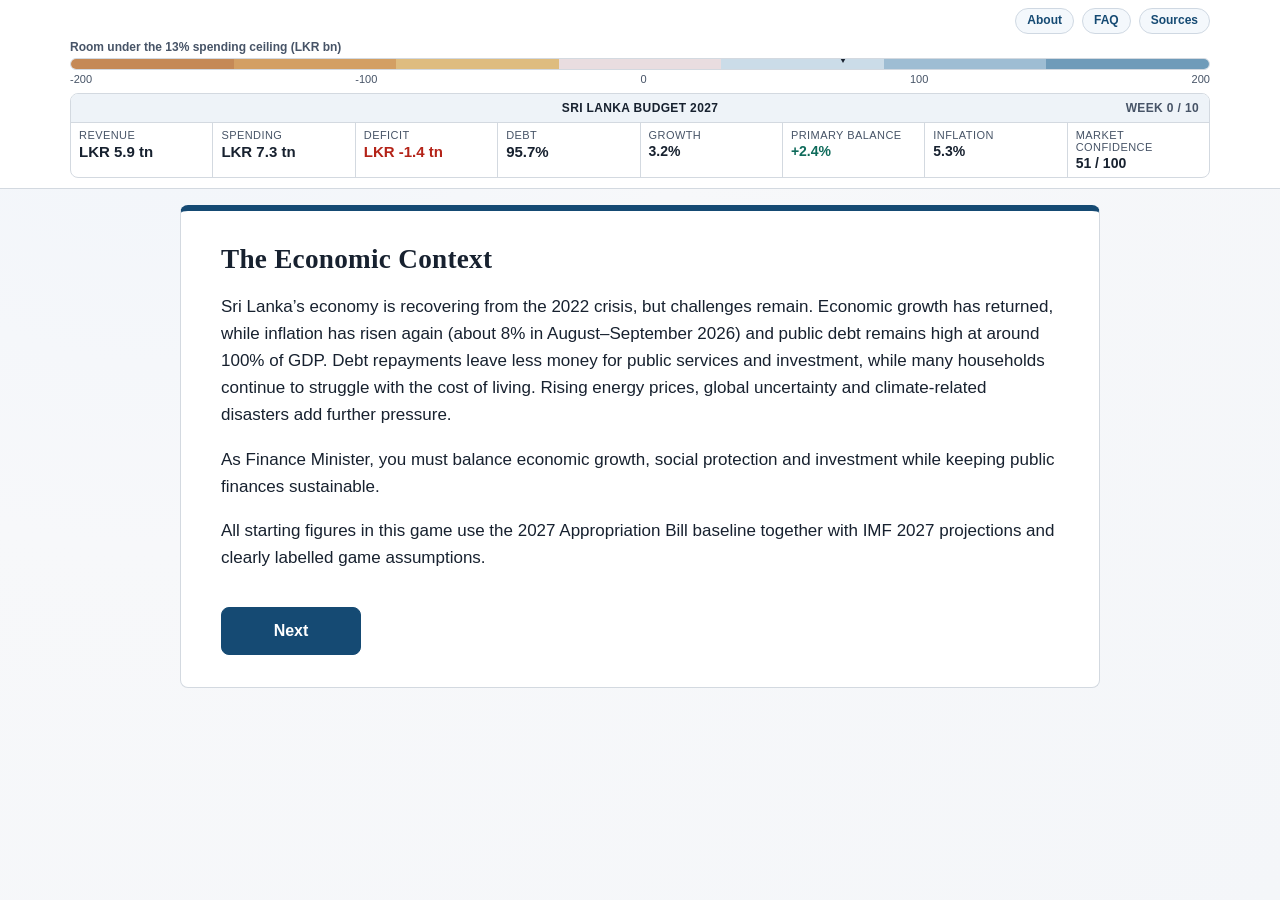
<file: index.html>
<!doctype html>
<html lang="en">

<head>
    <meta charset="utf-8">
    <meta name="viewport" content="width=device-width, initial-scale=1">
    <title>Sri Lanka Budget Game</title>
    <script>
        window.location.replace("./budget_game_fixed.html");
    </script>
    <style>
        body {
            margin: 0;
            min-height: 100vh;
            display: grid;
            place-items: center;
            background: #f4f6fb;
            color: #11233d;
            font-family: "Segoe UI", Tahoma, Geneva, Verdana, sans-serif;
        }

        main {
            max-width: 640px;
            margin: 24px;
            padding: 20px;
            border: 1px solid #d6dfef;
            border-radius: 12px;
            background: #ffffff;
            box-shadow: 0 10px 24px rgba(17, 35, 61, 0.08);
            text-align: center;
        }

        a {
            color: #0c5ed9;
            font-weight: 600;
            text-decoration: none;
        }

        a:hover {
            text-decoration: underline;
        }
    </style>
</head>

<body>
    <main>
        <h1>Sri Lanka Budget Game</h1>
        <p>Redirecting to the playable game page.</p>
        <p>If redirect does not start automatically, open <a href="./budget_game_fixed.html">budget_game_fixed.html</a>.
        </p>
    </main>
</body>

</html>
</file>
<file: css/01-base.css>
:root {
  --bg-canvas: #f7f8fa;
  --bg-surface: #ffffff;
  --text-primary: #17212f;
  --text-secondary: #475467;
  --accent: #154a73;
  --accent-soft: #e7f1f8;
  --line: #d3d9e0;
  --focus: #005fcc;
  --status-good: #0f6b5b;
  --status-warn: #9b460e;
  --status-bad: #b42318;
}

* {
  box-sizing: border-box;
}

html {
  overflow-x: hidden;
}

body {
  font-family: "Source Sans 3", "Segoe UI", "Noto Sans", Arial, sans-serif;
  font-size: 17px;
  color: var(--text-primary);
  background: radial-gradient(circle at 12% 0%, #f1f5fa 0%, var(--bg-canvas) 38%, #f4f6f9 100%);
  margin: 0;
  /* --header-h is measured from the real fixed header by syncHeaderSpace() in
     the script, so the gap under the header is always exact (no guessing). */
  padding-top: var(--header-h, 115px);
  overflow-x: hidden;
  max-width: 100%;
}

h1,
h2,
h3,
h4 {
  font-family: "Source Serif 4", "Georgia", "Times New Roman", serif;
  color: var(--text-primary);
  letter-spacing: 0.01em;
}

a {
  color: var(--accent);
}

button:focus-visible,
input:focus-visible,
[tabindex]:focus-visible {
  outline: 3px solid var(--focus);
  outline-offset: 2px;
}

@media (prefers-reduced-motion: reduce) {

  *,
  *::before,
  *::after {
    animation-duration: 0.01ms !important;
    animation-iteration-count: 1 !important;
    transition-duration: 0.01ms !important;
    scroll-behavior: auto !important;
  }
}
</file>
<file: css/02-content.css>
.subtitle {
  color: var(--text-secondary);
  margin-bottom: 20px;
}

.data-note {
  font-size: 14px;
  color: var(--text-secondary);
  background: #f5f8fc;
  border-left: 4px solid var(--accent);
  padding: 12px 16px;
  margin: 18px 0;
  line-height: 1.6;
}

.highlight {
  display: flex;
  gap: 20px;
  padding: 20px;
  border-left: 6px solid;
  background: #f7f9fc;
  margin-bottom: 25px;
}

#fiscalBadge {
  font-weight: 700;
  padding: 10px 14px;
  color: white;
}

.grid {
  display: grid;
  grid-template-columns: 1fr 1fr;
  gap: 20px;
  margin-top: 25px;
}

.card {
  background: #fbfcfe;
  padding: 18px;
  border: 1px solid #dce3ec;
  border-left: 5px solid #aebccc;
  border-radius: 8px;
}

.results-table {
  margin-top: 20px;
  border-top: 2px solid #ced8e3;
}

.row {
  display: flex;
  justify-content: space-between;
  gap: 18px;
  padding: 12px 0;
  border-bottom: 1px solid #e5ebf2;
  font-variant-numeric: tabular-nums;
}

.row.total {
  font-weight: 700;
  border-top: 2px solid var(--accent);
}

#headlineBox {
  margin-top: 20px;
  padding: 22px;
  background: #112d45;
  color: #f5f8fc;
  border-radius: 8px;
}

#headlineBox h3 {
  margin: 0 0 10px 0;
  color: #ffffff;
}

#headlineBox p {
  margin: 0;
  color: #d8e7f3;
}

.status-box {
  margin-top: 20px;
  padding: 16px;
  border: 1px solid #dce3ec;
  border-left: 6px solid #9eb2c8;
  background: #f8fbfd;
  border-radius: 8px;
}

#imfStatus {
  font-weight: 700;
  padding: 6px 10px;
  display: inline-block;
  margin-bottom: 10px;
  color: white;
  border-radius: 999px;
  letter-spacing: 0.02em;
}

.rules-table {
  margin-top: 20px;
  border: 1px solid #d7dee8;
  border-radius: 8px;
  overflow: hidden;
}

.rules-header {
  background: #eff4f9;
  color: var(--text-primary);
  padding: 10px 14px;
  font-weight: 700;
  font-size: 14px;
}

.rules-row {
  display: grid;
  grid-template-columns: 2fr 1fr 1fr 1fr;
  padding: 10px 14px;
  border-bottom: 1px solid #e4eaf1;
  font-size: 14px;
  align-items: center;
  font-variant-numeric: tabular-nums;
}

.rules-row:last-of-type {
  border-bottom: none;
}

.rules-row-head {
  font-weight: 700;
  font-size: 12px;
  text-transform: uppercase;
  letter-spacing: 0.05em;
  color: var(--text-secondary);
  background: #f7fafc;
}

.rule-status {
  display: inline-block;
  padding: 3px 8px;
  border-radius: 999px;
  font-size: 12px;
  font-weight: 700;
}

.rule-status.met {
  background: #e5f2ef;
  color: var(--status-good);
}

.rule-status.below {
  background: #fff2e8;
  color: var(--status-warn);
}

.rules-footnote {
  padding: 9px 14px;
  font-size: 12px;
  color: #5f6c7d;
  background: #f7fafc;
  border-top: 1px solid #e4eaf1;
}

.card.green {
  border-left: 6px solid var(--status-good);
  background: #ecf7f4;
}

.card.yellow {
  border-left: 6px solid var(--status-warn);
  background: #fff6ed;
}

.card.red {
  border-left: 6px solid var(--status-bad);
  background: #fff1f0;
}

.risk {
  font-size: 13px;
  color: var(--text-secondary);
  margin-top: 10px;
}

.energy-feedback {
  margin-top: 24px;
  padding: 16px 18px;
  border-left: 6px solid #aebccc;
  background: #f8fbfd;
  line-height: 1.6;
  border-radius: 8px;
}

.energy-feedback .headline {
  display: block;
  font-weight: 700;
  margin-bottom: 6px;
}

.energy-feedback.green {
  border-left-color: var(--status-good);
  background: #ecf7f4;
}

.energy-feedback.yellow {
  border-left-color: var(--status-warn);
  background: #fff6ed;
}

.energy-feedback.red {
  border-left-color: var(--status-bad);
  background: #fff1f0;
}
</file>
<file: css/03-header.css>
/* BUDGET BAR */
#budgetBar {
  position: fixed;
  top: 0;
  left: 0;
  width: 100%;
  box-sizing: border-box;
  background: rgba(255, 255, 255, 0.98);
  border-bottom: 1px solid var(--line);
  backdrop-filter: blur(3px);
  padding: 8px 16px 10px;
  z-index: 1000;
}

#budgetBarInner {
  max-width: 1140px;
  margin: 0 auto;
}

/* SCALE */
.budget-scale-title {
  font-size: 12px;
  font-weight: 650;
  color: var(--text-secondary);
  margin-bottom: 4px;
}

.budget-scale-track {
  position: relative;
  height: 12px;
  display: flex;
  border-radius: 999px;
  overflow: hidden;
  border: 1px solid var(--line);
}

.budget-segment {
  flex: 1;
}

.budget-segment:nth-child(1) {
  background: #c58956;
}

.budget-segment:nth-child(2) {
  background: #d39f63;
}

.budget-segment:nth-child(3) {
  background: #debc7f;
}

.budget-segment:nth-child(4) {
  background: #e9dde0;
}

.budget-segment:nth-child(5) {
  background: #cbdce8;
}

.budget-segment:nth-child(6) {
  background: #9ebdd3;
}

.budget-segment:nth-child(7) {
  background: #6f9bb9;
}

#budgetPointer {
  position: absolute;
  top: -5px;
  width: 0;
  height: 0;
  border-left: 5px solid transparent;
  border-right: 5px solid transparent;
  border-top: 9px solid var(--text-primary);
  left: 50%;
  transition: left 0.3s ease;
}

.budget-scale-labels {
  display: flex;
  justify-content: space-between;
  font-size: 11px;
  color: var(--text-secondary);
  margin-top: 3px;
}

/* PAGE TRACKER */
#pageTracker {
  overflow-x: auto;
  padding: 7px 6px 4px;
  border-bottom: 1px solid var(--line);
}

.tracker-row {
  display: flex;
  justify-content: center;
  align-items: flex-start;
  white-space: nowrap;
  min-width: fit-content;
  margin: 0 auto;
}

.tracker-step {
  display: flex;
  flex-direction: column;
  align-items: center;
  flex-shrink: 0;
  padding: 0 4px;
}

.tracker-dot {
  width: 12px;
  height: 12px;
  border-radius: 50%;
  background: #fff;
  border: 2px solid #9aa5b2;
  display: block;
  margin-bottom: 3px;
  transition: background 0.2s, border-color 0.2s;
}

.tracker-label {
  font-size: 10px;
  color: #728092;
  white-space: nowrap;
  line-height: 1.1;
}

.tracker-line {
  flex: 0 0 14px;
  height: 2px;
  background: #b8c2cd;
  margin-top: 6px;
}

.tracker-line-dotted {
  background: none;
  border-top: 2px dotted #b8c2cd;
  height: 0;
  margin-top: 6px;
}

.tracker-step.completed .tracker-dot,
.tracker-step.current .tracker-dot {
  background: var(--accent);
  border-color: var(--accent);
}

.tracker-step.current .tracker-dot {
  box-shadow: 0 0 0 3px rgba(21, 74, 115, 0.18);
}

.tracker-step.completed .tracker-label {
  color: var(--text-secondary);
}

.tracker-step.current .tracker-label {
  color: var(--text-primary);
  font-weight: 700;
}

.tracker-line.completed {
  background: var(--accent);
}

/* FISCAL DASHBOARD */
#fiscalDashboard {
  margin-top: 8px;
  font-family: "Source Sans 3", "Segoe UI", Arial, sans-serif;
  background: var(--bg-surface);
  color: var(--text-primary);
  border: 1px solid var(--line);
  border-radius: 8px;
  overflow: hidden;
  max-width: 1140px;
}

.fiscal-header {
  display: flex;
  align-items: center;
  padding: 7px 10px;
  background: #eef3f8;
  color: var(--text-primary);
  border-bottom: 1px solid var(--line);
  font-weight: 700;
  font-size: 12px;
  letter-spacing: 0.03em;
}

.fiscal-header-spacer,
.fiscal-header-week {
  flex: 1;
}

.fiscal-header-week {
  text-align: right;
  color: var(--text-secondary);
}

.fiscal-header-title {
  flex: 0 0 auto;
  text-align: center;
}

.fiscal-row {
  display: flex;
  border-bottom: 1px solid var(--line);
}

.fiscal-row:last-child {
  border-bottom: none;
}

.fiscal-cell {
  flex: 1;
  padding: 6px 8px;
  border-right: 1px solid var(--line);
}

.fiscal-cell:last-child {
  border-right: none;
}

.fiscal-label {
  font-size: 11px;
  color: var(--text-secondary);
  text-transform: uppercase;
  letter-spacing: 0.04em;
}

.fiscal-value {
  font-size: 14px;
  font-weight: 700;
  margin-top: 2px;
  color: var(--text-primary);
  font-variant-numeric: tabular-nums;
}

.fiscal-cell-primary .fiscal-value {
  font-size: 15px;
}

.fiscal-value.negative {
  color: var(--status-bad);
}

.fiscal-value.positive {
  color: var(--status-good);
}
</file>
<file: css/04-layout.css>
/* SCREENS */
.screen {
  display: none;
  min-height: calc(100vh - var(--header-h, 115px));
  justify-content: center;
  align-items: flex-start;
  padding: 16px 24px 26px;
  box-sizing: border-box;
}

.screen.active {
  display: flex;
}

/* BOX */
.box {
  max-width: 920px;
  width: 100%;
  background: var(--bg-surface);
  padding: 32px 40px;
  border: 1px solid var(--line);
  border-top: 6px solid var(--accent);
  border-radius: 8px;
  max-height: calc(100vh - var(--header-h, 115px) - 34px);
  overflow-y: auto;
}

/* TEXT */
p {
  line-height: 1.6;
  color: var(--text-primary);
}

h2 {
  font-size: clamp(1.7rem, 2.1vw, 2rem);
  margin: 0 0 0.6em;
  line-height: 1.2;
}

h3 {
  font-size: 1.2rem;
}

.box>p,
.box>.subtitle,
.box>.tradeoff,
.box>.note {
  max-width: none;
}

.box>.why-box,
.box>.results-table,
.box>.rules-table,
.box>.grid {
  max-width: none;
}

.step p,
.step .question,
.step .impact-live,
.step .slider-container,
.step .note,
.step .tradeoff {
  max-width: 70ch;
}

/* BUTTONS */
button {
  min-height: 48px;
  padding: 10px 18px;
  font-size: 16px;
  font-weight: 600;
  border-radius: 8px;
  border: 1px solid var(--line);
  background: #f9fbfd;
  color: var(--text-primary);
  cursor: pointer;
  transition: background 0.18s ease, border-color 0.18s ease, color 0.18s ease;
}

button:hover {
  background: #eff4f8;
}

/* STACK QUESTION BUTTONS */
.question button {
  display: block;
  width: 100%;
  margin: 10px 0;
  text-align: left;
  background: var(--bg-surface);
  border: 1px solid var(--line);
  color: var(--text-primary);
  line-height: 1.45;
  box-shadow: 0 1px 0 rgba(0, 0, 0, 0.02);
}

.question button small {
  display: inline-block;
  margin-top: 4px;
  color: var(--text-secondary);
}

.impact-tag {
  display: inline-block;
  margin-left: 4px;
  padding: 2px 8px;
  border-radius: 999px;
  background: #edf3f8;
  color: var(--accent);
  font-size: 12px;
  font-weight: 700;
  border: 1px solid #d8e4ef;
}

/* NAV */
.nav {
  margin-top: 36px;
  display: flex;
  gap: 12px;
  flex-wrap: wrap;
}

.nav button,
.step-nav button {
  min-width: 140px;
}

.nav button:last-child,
.step-nav button:last-child {
  background: var(--accent);
  color: #fff;
  border-color: var(--accent);
}

.nav button:last-child:hover,
.step-nav button:last-child:hover {
  background: #103d60;
}

.nav button:first-child:not(:only-child),
.step-nav button:first-child:not(:only-child) {
  background: #f3f5f8;
  color: var(--text-primary);
  border-color: var(--line);
}

/* SELECTED */
.selected {
  background: var(--accent-soft) !important;
  border-color: var(--accent) !important;
  border-width: 2px;
  color: var(--text-primary) !important;
}
</file>
<file: css/05-sliders.css>
/* SLIDER */
input[type=range] {
  width: 100%;
  margin: 20px 0;
  -webkit-appearance: none;
  appearance: none;
  height: 10px;
  border-radius: 999px;
  background: #dce3ea;
  outline: none;
  cursor: pointer;
}

/* Track */
input[type=range]::-webkit-slider-runnable-track {
  height: 10px;
  border-radius: 999px;
  background: transparent;
}

input[type=range]::-moz-range-track {
  height: 10px;
  border-radius: 999px;
  background: #dce3ea;
}

input[type=range]::-moz-range-progress {
  height: 10px;
  border-radius: 999px;
  background: var(--accent);
}

/* Thumb */
input[type=range]::-webkit-slider-thumb {
  -webkit-appearance: none;
  appearance: none;
  width: 24px;
  height: 24px;
  border-radius: 50%;
  background: var(--accent);
  border: 3px solid #fff;
  box-shadow: 0 1px 6px rgba(23, 33, 47, 0.25);
  cursor: pointer;
  margin-top: -7px;
}

input[type=range]::-moz-range-thumb {
  width: 20px;
  height: 20px;
  border-radius: 50%;
  background: var(--accent);
  border: 3px solid #fff;
  box-shadow: 0 1px 6px rgba(23, 33, 47, 0.25);
  cursor: pointer;
}

/* THREE-MARKER SLIDER (2025 Budget / 2026 Budget / Your Budget) */
.slider-container {
  position: relative;
  margin: 30px 0 58px 0;
  padding-top: 36px;
}

.slider-container input[type=range] {
  position: relative;
  z-index: 2;
  margin: 0;
}

.your-budget-marker {
  position: absolute;
  top: 0;
  transform: translateX(-50%);
  background: var(--accent);
  color: #fff;
  font-size: 12px;
  font-weight: 700;
  padding: 4px 9px;
  border-radius: 6px;
  white-space: nowrap;
  z-index: 3;
  transition: left 0.15s ease;
}

.your-budget-marker::after {
  content: "";
  position: absolute;
  left: 50%;
  bottom: -6px;
  transform: translateX(-50%);
  border-left: 6px solid transparent;
  border-right: 6px solid transparent;
  border-top: 6px solid var(--accent);
}

.ref-marker {
  position: absolute;
  top: 48px;
  transform: translateX(-50%);
  font-size: 13px;
  font-weight: 600;
  color: var(--text-primary);
  text-align: center;
  white-space: nowrap;
  line-height: 1.35;
}

.ref-marker .tick {
  display: block;
  width: 2px;
  height: 12px;
  margin: 0 auto 5px auto;
  background: #9aa5b2;
}

.ref-marker.marker-2025 .tick {
  background: #9b460e;
}

.ref-marker.marker-2026 .tick {
  background: var(--accent);
}

.slider-range-labels {
  display: flex;
  justify-content: space-between;
  font-size: 12px;
  color: var(--text-secondary);
  margin-top: 26px;
  line-height: 1.4;
}

.slider-range-labels.three-way span:nth-child(2) {
  text-align: center;
}
</file>
<file: css/06-tooltips.css>
/* INFO TOOLTIP (replaces the old always-visible data-note boxes) */
.info-icon-wrap {
  margin: 10px 0;
}

.info-icon {
  position: relative;
  display: inline-flex;
  align-items: center;
  gap: 5px;
  padding: 5px 11px;
  border-radius: 999px;
  background: #f2f6fb;
  border: 1px solid #cfdbe7;
  color: var(--accent);
  font-size: 12px;
  font-weight: 700;
  cursor: pointer;
  user-select: none;
  touch-action: manipulation;
}

.info-icon:hover,
.info-icon.open {
  background: #e7f1f8;
}

.info-icon:focus-visible {
  background: #e7f1f8;
  outline: 3px solid var(--focus);
  outline-offset: 2px;
}

.info-tooltip {
  display: none;
  position: absolute;
  bottom: 130%;
  left: 0;
  width: 340px;
  max-width: 82vw;
  background: #17212f;
  color: #f5f8fc;
  padding: 12px 14px;
  border-radius: 8px;
  font-size: 14px;
  font-weight: 400;
  line-height: 1.6;
  text-align: left;
  z-index: 1500;
  box-shadow: 0 10px 24px rgba(13, 22, 32, 0.25);
}

.info-tooltip strong {
  color: #fff;
}

.info-tooltip::after {
  content: "";
  position: absolute;
  top: 100%;
  left: 16px;
  border-width: 7px;
  border-style: solid;
  border-color: #17212f transparent transparent transparent;
}

.info-icon:hover .info-tooltip,
.info-icon:focus .info-tooltip,
.info-icon.open .info-tooltip {
  display: block;
}

@media (max-width: 768px) {
  .info-tooltip {
    position: fixed;
    left: 12px;
    right: 12px;
    bottom: 12px;
    top: auto;
    width: auto;
    max-width: none;
    max-height: 68vh;
    overflow-y: auto;
    transform: none;
    z-index: 2100;
  }

  .info-tooltip::after {
    display: none;
  }
}
</file>
<file: css/07-stepper.css>
/* STEPPER — one slider/question shown at a time on multi-item pages */
.stepper-counter {
  font-size: 12px;
  text-transform: uppercase;
  letter-spacing: 0.06em;
  color: var(--text-secondary);
  font-weight: 700;
  margin-bottom: 16px;
}

.step {
  display: none;
}

.step.active {
  display: block;
}

.step-nav {
  margin-top: 32px;
  display: flex;
  gap: 12px;
  flex-wrap: wrap;
}

.step-warning {
  display: none;
  margin-top: 20px;
  padding: 11px 14px;
  background: #fff5ed;
  border: 1px solid #f3d6bf;
  border-left: 5px solid var(--status-warn);
  color: #723413;
  font-size: 14px;
  font-weight: 600;
  border-radius: 6px;
}
</file>
<file: css/08-text.css>
/* FADE */
.fade-text {
    transition: opacity 0.25s ease;
}

p.fade-text:empty {
    display: none;
}

.fade-out {
    opacity: 0;
}

.plain-list {
    margin: 0 0 14px 0;
    padding-left: 22px;
    line-height: 1.55;
}

.plain-list li {
    margin-bottom: 6px;
}

.why-box {
    margin: 20px 0;
    padding: 16px 18px;
    background: #f5f8fc;
    border: 1px solid #dbe4ee;
    border-left: 5px solid var(--accent);
    border-radius: 8px;
    text-align: left;
}

.why-box h3 {
    margin: 0 0 8px 0;
}

.why-box ul {
    margin: 0;
    padding-left: 20px;
    line-height: 1.5;
}

.why-box li {
    margin-bottom: 8px;
}
</file>
<file: css/09-responsive.css>
/* =======================================================================
   RESPONSIVE — tablet and phone
   ======================================================================= */

/* Tablets and small laptops */
@media (max-width: 900px) {
  #budgetBarInner {
    max-width: 100%;
  }

  .box {
    max-width: 100%;
  }
}

/* Phones and small tablets */
@media (max-width: 768px) {
  .screen {
    padding: 10px 14px 18px;
  }

  .box {
    padding: 22px 18px;
    max-height: calc(100vh - var(--header-h, 145px) - 28px);
    border-top-width: 5px;
  }

  h2 {
    font-size: 1.45rem;
  }

  #budgetBar {
    padding: 8px 10px;
  }

  .budget-scale-title {
    font-size: 11px;
  }

  .budget-scale-labels {
    font-size: 10px;
  }

  /* Fiscal dashboard: wrap to improve label legibility */
  .fiscal-row {
    flex-wrap: wrap;
  }

  .fiscal-cell {
    flex: 1 1 50%;
    min-width: 50%;
    border-bottom: 1px solid #d8e0ea;
    border-right: 1px solid #d8e0ea;
  }

  .fiscal-cell:nth-child(2n) {
    border-right: none;
  }

  .fiscal-cell:nth-last-child(-n+2) {
    border-bottom: none;
  }

  .fiscal-value,
  .fiscal-cell-primary .fiscal-value {
    font-size: 14px;
  }

  .fiscal-label {
    font-size: 10px;
  }

  /* Results page smart cards: stack instead of 2 columns */
  .grid {
    grid-template-columns: 1fr;
  }

  /* Fiscal rules table: shrink text and tighten columns rather than truncate */
  .rules-row {
    grid-template-columns: 1.6fr 0.8fr 0.8fr 0.9fr;
    font-size: 12px;
    padding: 7px 8px;
  }

  .rules-header {
    font-size: 13px;
  }

  /* Nav and stepper buttons: let them wrap and stay full touch-target size */
  .nav,
  .step-nav {
    flex-wrap: wrap;
  }

  .nav button,
  .step-nav button {
    flex: 1 1 calc(50% - 6px);
    min-width: 120px;
  }

  /* Slider range end-labels can crowd on narrow screens */
  .slider-range-labels {
    font-size: 11px;
  }

  .your-budget-marker {
    font-size: 10px;
    padding: 2px 6px;
  }

  .ref-marker {
    font-size: 12px;
  }

  /* Page tracker */
  .tracker-label {
    font-size: 9px;
  }

  /* Info tooltips: show as a bottom sheet on touch layouts to avoid clipping
     within scroll containers and narrow-width overflow */
  .info-tooltip {
    position: fixed;
    left: 12px;
    right: 12px;
    bottom: 12px;
    top: auto;
    width: auto;
    max-width: none;
    max-height: 68vh;
    overflow-y: auto;
    transform: none;
    z-index: 2100;
  }

  .info-tooltip::after {
    display: none;
  }
}

/* Small phones */
@media (max-width: 420px) {
  .box {
    padding: 18px 14px;
  }

  h2 {
    font-size: 1.3rem;
  }

  .fiscal-header-title {
    font-size: 10px;
  }

  .fiscal-header-week {
    font-size: 10px;
  }

  button {
    padding: 10px 14px;
    font-size: 15px;
  }

  .rules-row {
    grid-template-columns: 1.4fr 0.9fr 0.9fr 1fr;
    font-size: 11px;
  }
}
</file>
<file: css/10-modal-and-cards.css>
.top-links {
    display: flex;
    justify-content: flex-end;
    gap: 8px;
    margin-bottom: 6px;
}

.top-links button {
    font-size: 12px;
    font-weight: 600;
    padding: 4px 11px;
    margin: 0;
    min-height: 0;
    line-height: 1.3;
    border-radius: 999px;
    border: 1px solid #cfd8e2;
    background: #f4f8fc;
    color: var(--accent);
    cursor: pointer;
}

.modal {
    position: fixed;
    inset: 0;
    background: rgba(11, 20, 30, 0.45);
    z-index: 2000;
    display: flex;
    align-items: center;
    justify-content: center;
    padding: 16px;
}

.modal[hidden] {
    display: none;
}

.modal-card {
    background: #fff;
    border-radius: 10px;
    border: 1px solid var(--line);
    max-width: 760px;
    width: 100%;
    max-height: 85vh;
    display: flex;
    flex-direction: column;
    text-align: left;
}

.modal-head {
    display: flex;
    justify-content: space-between;
    align-items: center;
    padding: 14px 18px;
    border-bottom: 1px solid #dde4ec;
}

.modal-head h3 {
    margin: 0;
    font-size: 20px;
}

.modal-head button {
    font-size: 24px;
    line-height: 1;
    background: none;
    border: none;
    cursor: pointer;
    padding: 0 6px;
    margin: 0;
    color: var(--text-secondary);
}

.modal-body {
    padding: 14px 18px 16px;
    overflow-y: auto;
    font-size: 16px;
    line-height: 1.58;
}

.modal-body ul {
    padding-left: 22px;
}

.hist-wrap {
    overflow-x: auto;
}

table.hist {
    border-collapse: collapse;
    font-size: 13px;
    width: 100%;
}

table.hist th,
table.hist td {
    border: 1px solid #d7dee8;
    padding: 4px 6px;
    text-align: right;
}

table.hist th:first-child,
table.hist td:first-child {
    text-align: left;
}

table.hist tr.proj td {
    background: #eef4fb;
}

.note {
    font-size: 14px;
    color: var(--text-secondary);
}

.impact-live {
    margin-top: 10px;
    font-size: 15px;
    line-height: 1.55;
}

.impact-live .muted {
    color: var(--text-secondary);
    font-size: 13px;
}

.tradeoff {
    font-size: 16px;
}

body.modal-open {
    overflow: hidden;
}

.info-tooltip.tip-long {
    bottom: auto;
    top: 130%;
    max-height: 60vh;
    overflow-y: auto;
}

.info-tooltip.tip-long::after {
    top: auto;
    bottom: 100%;
    border-color: transparent transparent #17212f transparent;
}

@media (max-width: 600px) {
    .info-tooltip.tip-long {
        position: fixed;
        left: 12px;
        right: 12px;
        top: auto;
        bottom: 12px;
        width: auto;
        max-width: none;
        transform: none;
        max-height: 70vh;
    }

    .info-tooltip.tip-long::after {
        display: none;
    }
}

.why-box p {
    margin: 0 0 10px 0;
    line-height: 1.5;
}

.reserve-ticks {
    position: relative;
    height: 44px;
    margin: 2px 10px 0 10px;
    font-size: 12px;
    color: var(--text-secondary);
    text-align: center;
    line-height: 1.25;
}

.reserve-ticks span {
    position: absolute;
    top: 4px;
    transform: translateX(-50%);
    white-space: nowrap;
}

.reserve-ticks span:first-child {
    transform: none;
    text-align: left;
}

.reserve-ticks span:last-child {
    transform: translateX(-100%);
    text-align: right;
}

.reserve-ticks span::before {
    content: "";
    position: absolute;
    top: -6px;
    left: 50%;
    width: 1px;
    height: 6px;
    background: #9aa5b2;
}

.reserve-ticks span:first-child::before {
    left: 4px;
}

.reserve-ticks span:last-child::before {
    left: auto;
    right: 4px;
}

.card-sub {
    font-size: 14px;
    color: var(--text-secondary);
    margin: 0 0 8px 0;
}

.card-head {
    display: flex;
    justify-content: space-between;
    align-items: flex-start;
    gap: 8px;
}

.card-head h4 {
    margin: 0 0 4px 0;
    font-size: 20px;
}

.card .info-icon-wrap {
    margin: 0;
}

.card .info-icon {
    font-size: 11px;
    padding: 2px 8px;
    white-space: nowrap;
}

.card .info-tooltip {
    white-space: normal;
}

.card-vals {
    font-size: 14px;
    margin-top: 8px;
    font-weight: 700;
}

.modal-foot {
    padding: 12px 18px;
    border-top: 1px solid #dde4ec;
    text-align: right;
}

.modal-foot button {
    margin: 0;
    padding: 8px 22px;
    min-height: 42px;
}

.modal-body p {
    margin: 0 0 12px 0;
}

.modal-body h4 {
    margin: 16px 0 6px 0;
    font-size: 16px;
}

.modal-body a {
    word-break: break-all;
}
</file>
